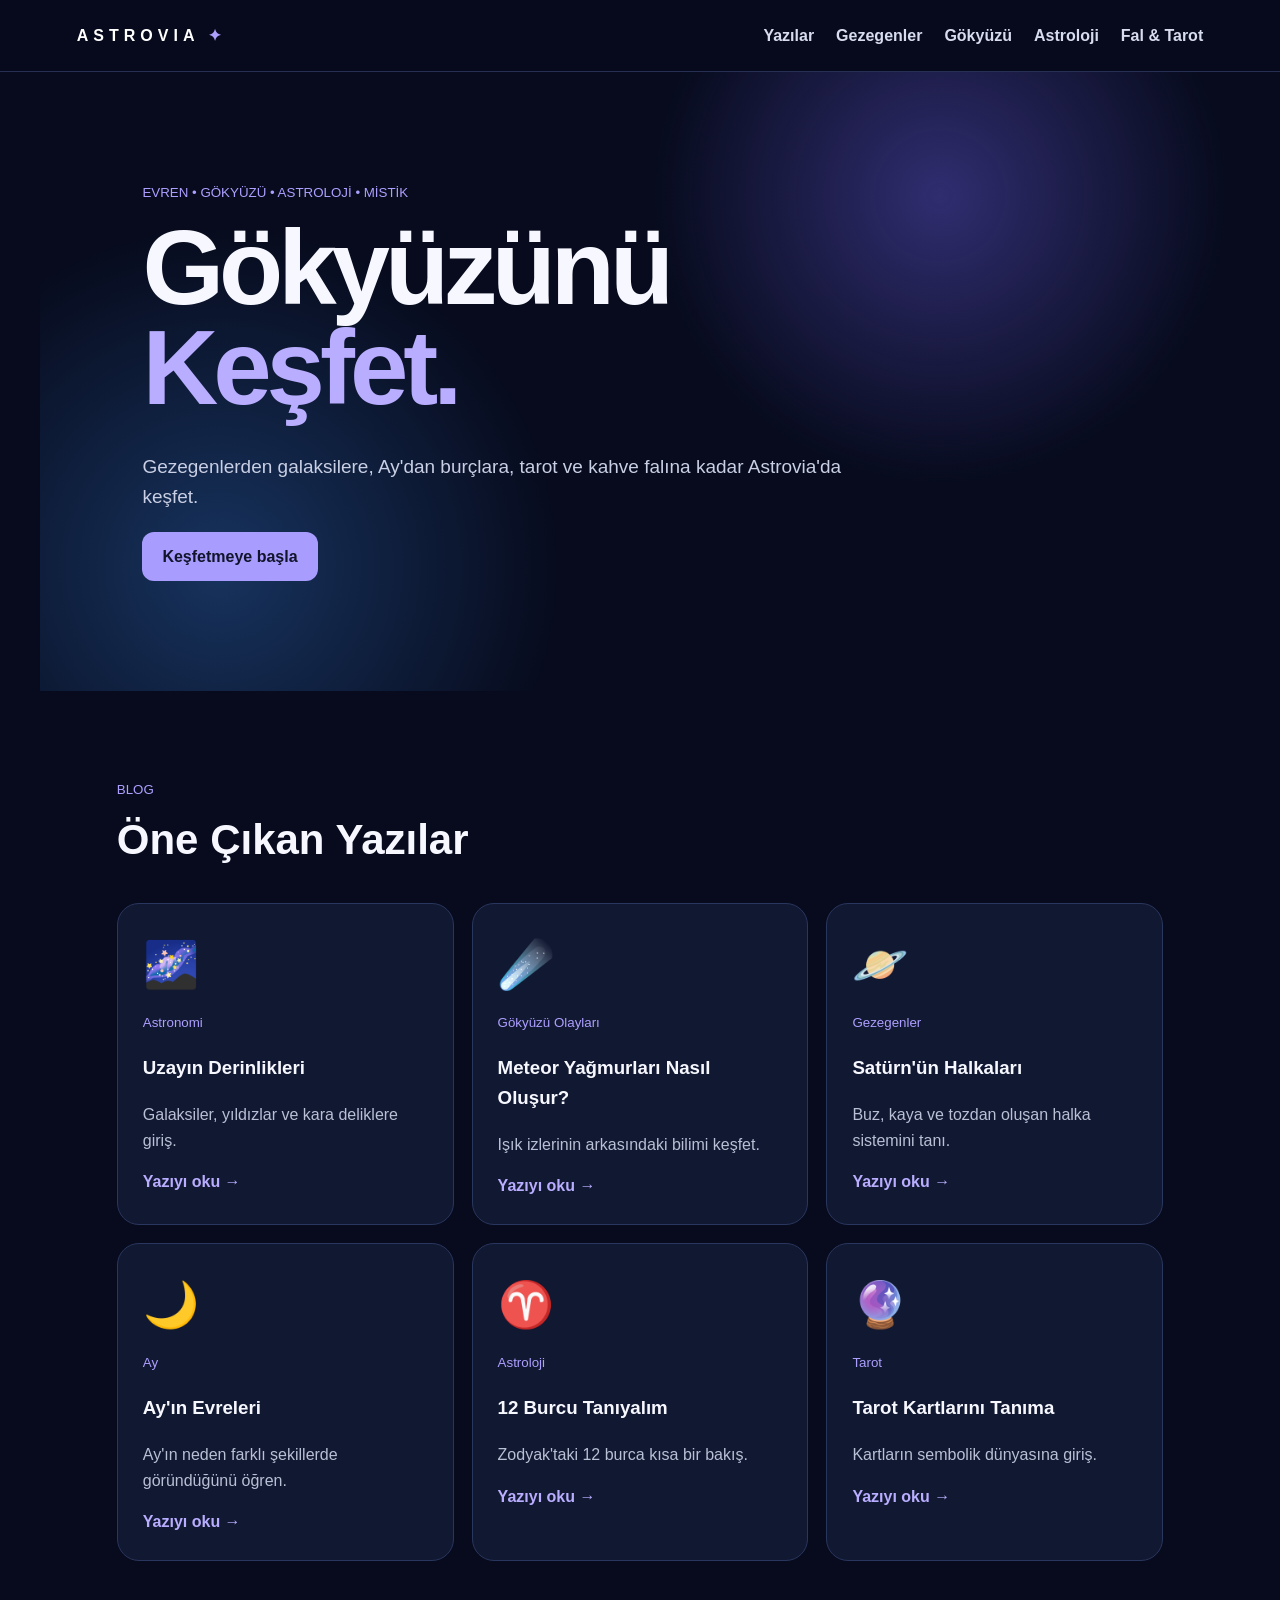
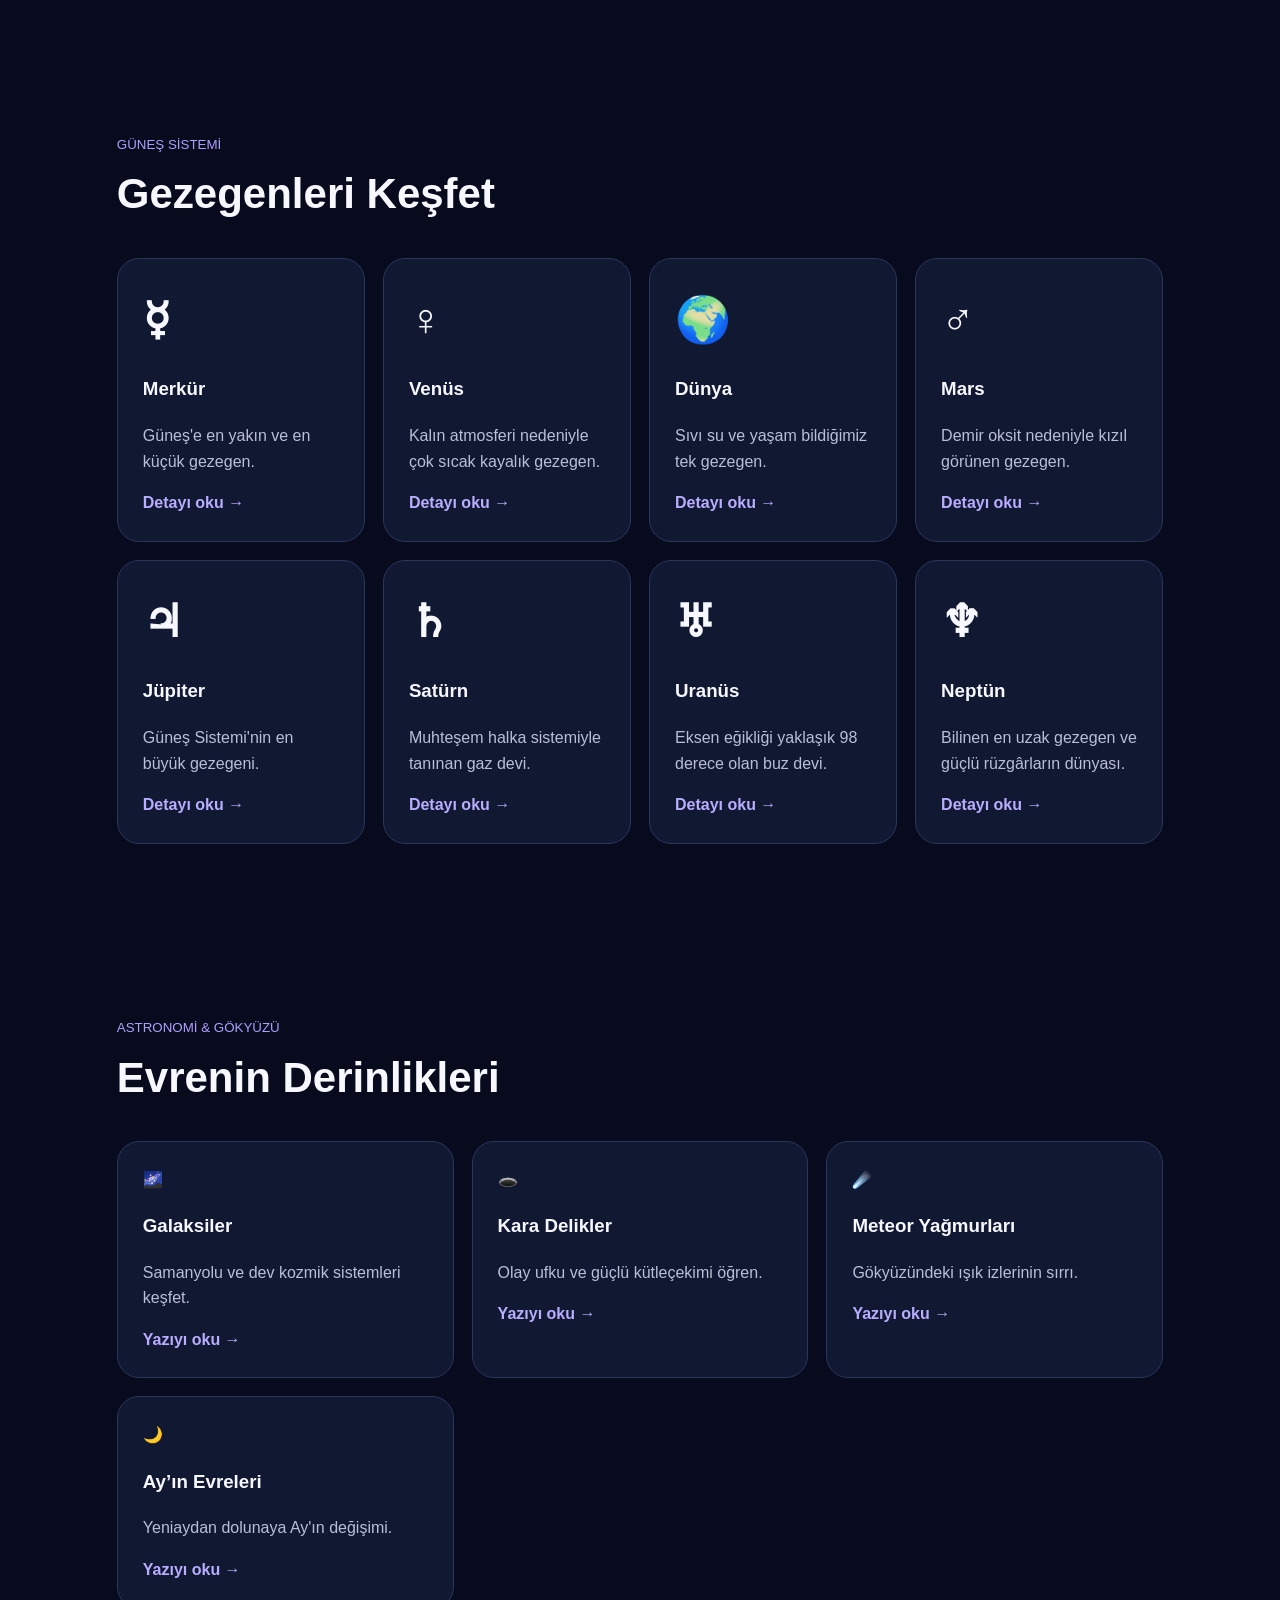
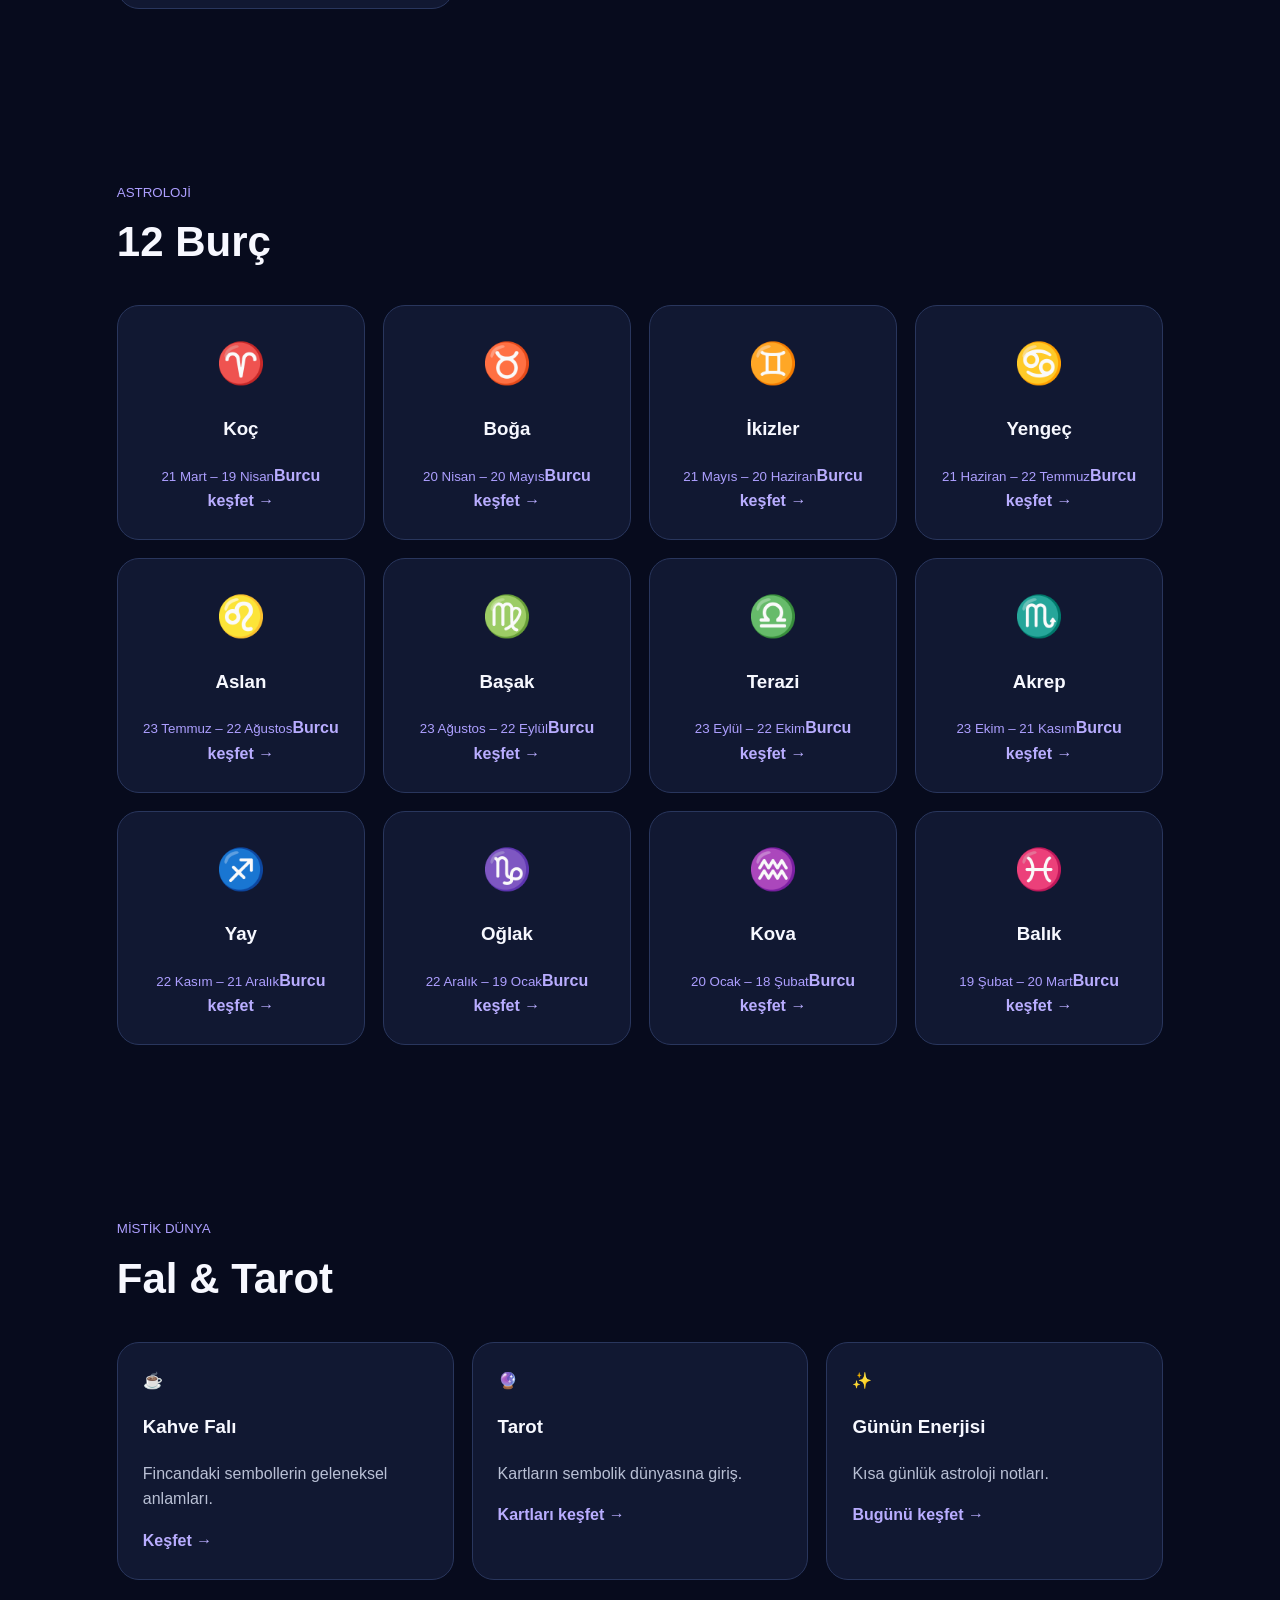
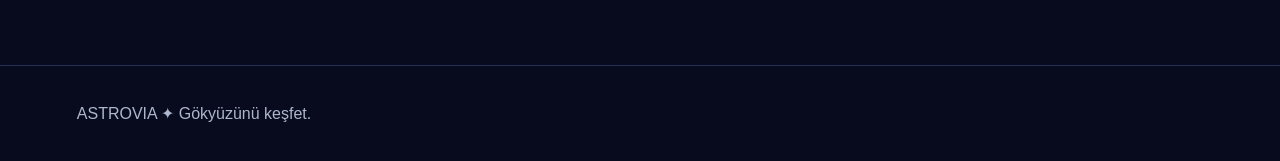
<file: index.html>
<!doctype html>
<html lang="tr">
<head>
<meta charset="utf-8">
<meta name="viewport" content="width=device-width,initial-scale=1">
<title>Astrovia ✦ Gökyüzünü Keşfet</title>
<link rel="stylesheet" href="style.css">
</head>
<body>
<header>
  <a class="brand" href="./">ASTROVIA <b>✦</b></a>
  <button id="menu">☰</button>
  <nav id="nav">
    <a href="#yazilar">Yazılar</a><a href="#gezegenler">Gezegenler</a><a href="#gokyuzu">Gökyüzü</a><a href="#astroloji">Astroloji</a><a href="#fal">Fal & Tarot</a>
  </nav>
</header>

<main>
<section class="hero">
  <small>EVREN • GÖKYÜZÜ • ASTROLOJİ • MİSTİK</small>
  <h1>Gökyüzünü<br><em>Keşfet.</em></h1>
  <p>Gezegenlerden galaksilere, Ay'dan burçlara, tarot ve kahve falına kadar Astrovia'da keşfet.</p>
  <a class="btn" href="#yazilar">Keşfetmeye başla</a>
</section>

<section id="yazilar">
  <small>BLOG</small><h2>Öne Çıkan Yazılar</h2>
  <div id="articles" class="grid"></div>
</section>

<section id="gezegenler">
  <small>GÜNEŞ SİSTEMİ</small><h2>Gezegenleri Keşfet</h2>
  <div id="planets" class="grid planets"></div>
</section>

<section id="gokyuzu">
  <small>ASTRONOMİ & GÖKYÜZÜ</small><h2>Evrenin Derinlikleri</h2>
  <div class="grid">
    <article class="clickable" onclick="openDetail('Galaksiler','Galaksiler; yıldızlar, gaz, toz ve karanlık maddeden oluşan dev sistemlerdir. Samanyolu da bunlardan biridir. Galaksiler sarmal, eliptik ve düzensiz gibi farklı biçimlerde olabilir. Gözlediğimiz evrende çok büyük sayıda galaksi bulunur.')">🌌<h3>Galaksiler</h3><p>Samanyolu ve dev kozmik sistemleri keşfet.</p><span>Yazıyı oku →</span></article>
    <article class="clickable" onclick="openDetail('Kara Delikler','Kara delikler, kaçış hızının ışık hızını aşacağı kadar yoğun kütleçekime sahip bölgelerdir. Olay ufku, geri dönüşün mümkün olmadığı sınır olarak tanımlanır. Kara delikler doğrudan görülmez; çevrelerindeki madde ve ışık üzerindeki etkilerinden anlaşılır.')">🕳️<h3>Kara Delikler</h3><p>Olay ufku ve güçlü kütleçekimi öğren.</p><span>Yazıyı oku →</span></article>
    <article class="clickable" onclick="openDetail('Meteor Yağmurları','Meteor yağmurları, Dünya’nın bir kuyruklu yıldız ya da asteroidin yörüngesinde bıraktığı küçük parçacık akışlarından geçmesiyle oluşur. Bu parçacıklar atmosfere yüksek hızla girerken ısınır ve kısa süreli parlak izler oluşturur.')">☄️<h3>Meteor Yağmurları</h3><p>Gökyüzündeki ışık izlerinin sırrı.</p><span>Yazıyı oku →</span></article>
    <article class="clickable" onclick="openDetail('Ay’ın Evreleri','Ay kendi ışığını üretmez; Güneş ışığını yansıtır. Dünya çevresindeki hareketi sırasında aydınlık yarısının bize görünen kısmı değişir. Bu nedenle yeniay, ilkdördün, dolunay ve sondördün gibi evreleri görürüz.')">🌙<h3>Ay’ın Evreleri</h3><p>Yeniaydan dolunaya Ay'ın değişimi.</p><span>Yazıyı oku →</span></article>
  </div>
</section>

<section id="astroloji">
  <small>ASTROLOJİ</small><h2>12 Burç</h2>
  <div id="zodiac" class="grid zodiac"></div>
</section>

<section id="fal">
  <small>MİSTİK DÜNYA</small><h2>Fal & Tarot</h2>
  <div class="grid">
    <article class="clickable" onclick="openDetail('Kahve Falı','Kahve falı, fincanda kalan telve şekillerinin geleneksel ve eğlence amaçlı yorumlanmasına dayanır. Kalp aşkı, yol seyahati ya da hareketi, kuş haberleri, anahtar yeni bir kapıyı simgeleyebilir. Bu semboller kesin gelecek öngörüsü değildir.')">☕<h3>Kahve Falı</h3><p>Fincandaki sembollerin geleneksel anlamları.</p><span>Keşfet →</span></article>
    <article class="clickable" onclick="openDetail('Tarot','Tarot desteleri çoğunlukla 78 karttan oluşur. Büyük Arkana güçlü arketipik temaları; Küçük Arkana ise günlük yaşam, ilişkiler ve kararlarla ilişkilendirilen sembolleri içerir. Tarot, eğlence ve kişisel düşünme aracı olarak ele alınmalıdır.')">🔮<h3>Tarot</h3><p>Kartların sembolik dünyasına giriş.</p><span>Kartları keşfet →</span></article>
    <article class="clickable" onclick="openDetail('Günün Enerjisi','Günün Enerjisi bölümü, astrolojik sembollerden ilham alan kısa ve eğlenceli günlük notlar için tasarlanmıştır. Buradaki yorumlar kişisel farkındalık ve eğlence amaçlıdır; bilimsel tahmin değildir.')">✨<h3>Günün Enerjisi</h3><p>Kısa günlük astroloji notları.</p><span>Bugünü keşfet →</span></article>
  </div>
</section>
</main>

<footer>ASTROVIA ✦ <span>Gökyüzünü keşfet.</span></footer>

<div id="modal" class="modal">
  <div class="modal-box">
    <button id="close">×</button>
    <h2 id="modalTitle"></h2>
    <p id="modalText"></p>
  </div>
</div>

<script src="app.js"></script>
</body></html>
</file>
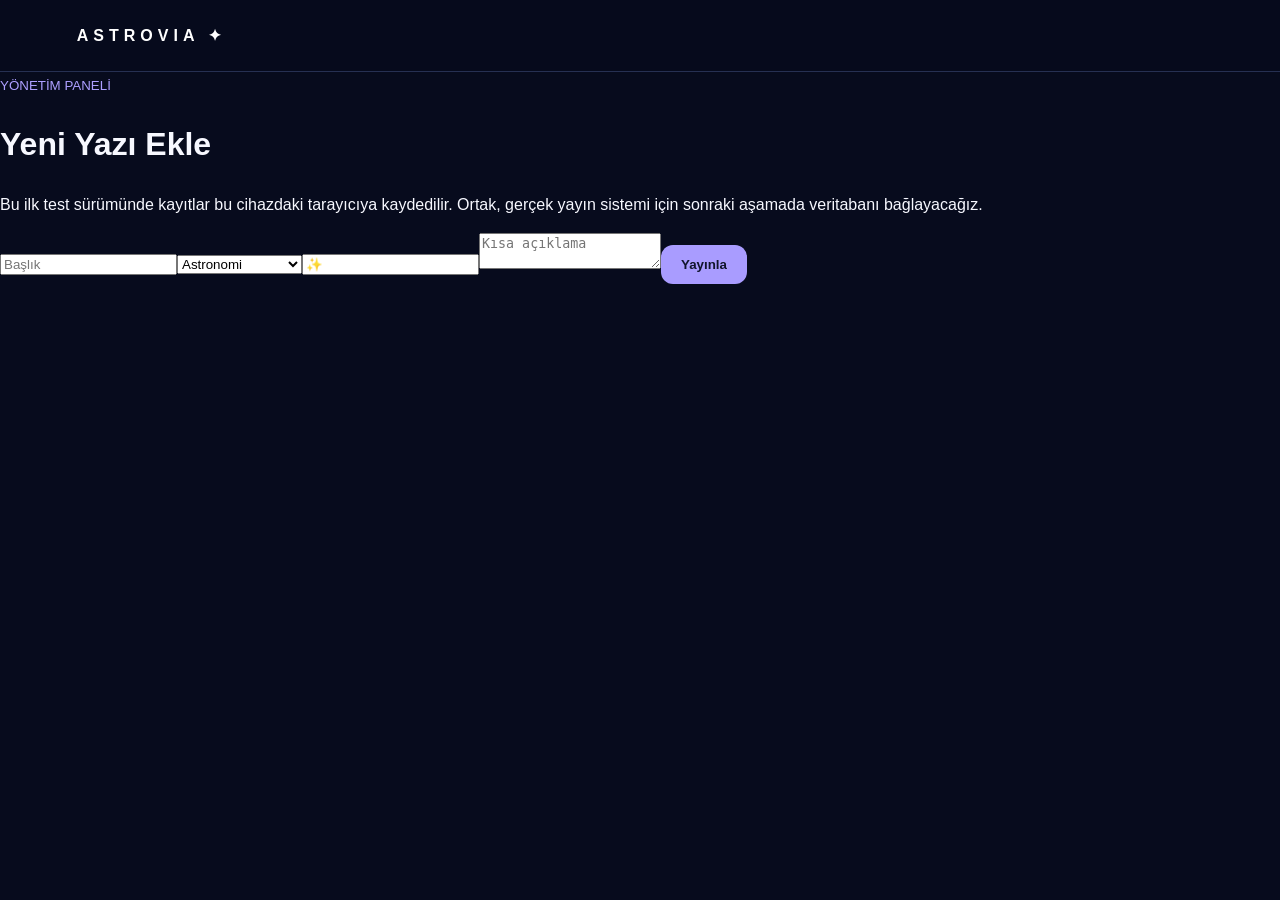
<file: admin.html>
<!doctype html><html lang="tr"><head><meta charset="utf-8"><meta name="viewport" content="width=device-width,initial-scale=1"><title>Astrovia Yönetim</title><link rel="stylesheet" href="style.css"></head><body><header><a class="brand" href="./">ASTROVIA ✦</a></header><main><small>YÖNETİM PANELİ</small><h1>Yeni Yazı Ekle</h1><p>Bu ilk test sürümünde kayıtlar bu cihazdaki tarayıcıya kaydedilir. Ortak, gerçek yayın sistemi için sonraki aşamada veritabanı bağlayacağız.</p><form id="f"><input id="t" required placeholder="Başlık"><select id="c"><option>Astronomi</option><option>Gezegenler</option><option>Gökyüzü Olayları</option><option>Ay</option><option>Astroloji</option><option>Tarot</option><option>Kahve Falı</option></select><input id="i" value="✨"><textarea id="s" required placeholder="Kısa açıklama"></textarea><button class="btn">Yayınla</button></form><p id="ok"></p></main><script>f.onsubmit=e=>{e.preventDefault();let a=JSON.parse(localStorage.getItem("astrovia_articles")||"[]");a.unshift([i.value,c.value,t.value,s.value]);localStorage.setItem("astrovia_articles",JSON.stringify(a));ok.textContent="Yazı kaydedildi. Ana sayfayı açıp görebilirsin.";f.reset();i.value="✨"}</script></body></html>
</file>
<file: style.css>
*{box-sizing:border-box}html{scroll-behavior:smooth}body{margin:0;background:#070b1d;color:#f7f8ff;font-family:-apple-system,BlinkMacSystemFont,"Segoe UI",sans-serif;line-height:1.6}header{height:72px;position:sticky;top:0;z-index:9;display:flex;align-items:center;justify-content:space-between;padding:0 6%;background:#070b1ded;border-bottom:1px solid #263052;backdrop-filter:blur(12px)}.brand{color:white;text-decoration:none;font-weight:900;letter-spacing:5px}.brand b,section>small,small{color:#ad9fff}nav{display:flex;gap:22px}nav a{color:#d8dcef;text-decoration:none;font-weight:700}#menu{display:none;background:none;color:white;border:0;font-size:25px}.hero{min-height:600px;padding:110px 8%;display:flex;flex-direction:column;justify-content:center;background:radial-gradient(circle at 75% 20%,#302d70,transparent 28%),radial-gradient(circle at 15% 80%,#17335e,transparent 30%)}.hero h1{font-size:clamp(58px,10vw,105px);line-height:.95;margin:15px 0;letter-spacing:-5px}.hero em{font-style:normal;color:#b9adff}.hero p{max-width:700px;color:#c9cfe4;font-size:19px}.btn{display:inline-block;background:#a99cff;color:#11152c;border:0;border-radius:12px;padding:12px 20px;text-decoration:none;font-weight:900;width:max-content}section{max-width:1200px;margin:auto;padding:85px 6%}h2{font-size:42px;margin:4px 0 30px}.grid{display:grid;grid-template-columns:repeat(3,1fr);gap:18px}.grid article{background:#111832;border:1px solid #29365d;border-radius:22px;padding:25px;transition:.18s}.grid article p{color:#b9c0d5}.clickable{cursor:pointer}.clickable:hover{transform:translateY(-3px);border-color:#7465d7}.clickable span{color:#b9adff;font-weight:800}.symbol{display:block;font-size:45px;margin-bottom:8px}.planets{grid-template-columns:repeat(4,1fr)}.zodiac{grid-template-columns:repeat(4,1fr)}.zcard{text-align:center}.zcard>b{font-size:40px;color:#c2b8ff}footer{border-top:1px solid #263052;padding:35px 6%;color:#aeb6cd}.modal{display:none;position:fixed;inset:0;background:#000b;z-index:30;align-items:center;justify-content:center;padding:20px}.modal.show{display:flex}.modal-box{width:min(700px,100%);max-height:80vh;overflow:auto;background:#111832;border:1px solid #3b4d7c;border-radius:24px;padding:30px;position:relative}.modal-box button{position:absolute;right:15px;top:10px;border:0;background:none;color:white;font-size:30px}.modal-box p{color:#c5cbe0;font-size:17px}@media(max-width:800px){nav{display:none;position:absolute;top:72px;left:0;right:0;padding:20px 6%;background:#070b1d;flex-direction:column}nav.open{display:flex}#menu{display:block}.grid,.planets,.zodiac{grid-template-columns:1fr 1fr}.hero{padding:90px 7%}.hero h1{font-size:62px}h2{font-size:34px}}@media(max-width:500px){.grid,.planets,.zodiac{grid-template-columns:1fr}}
</file>
